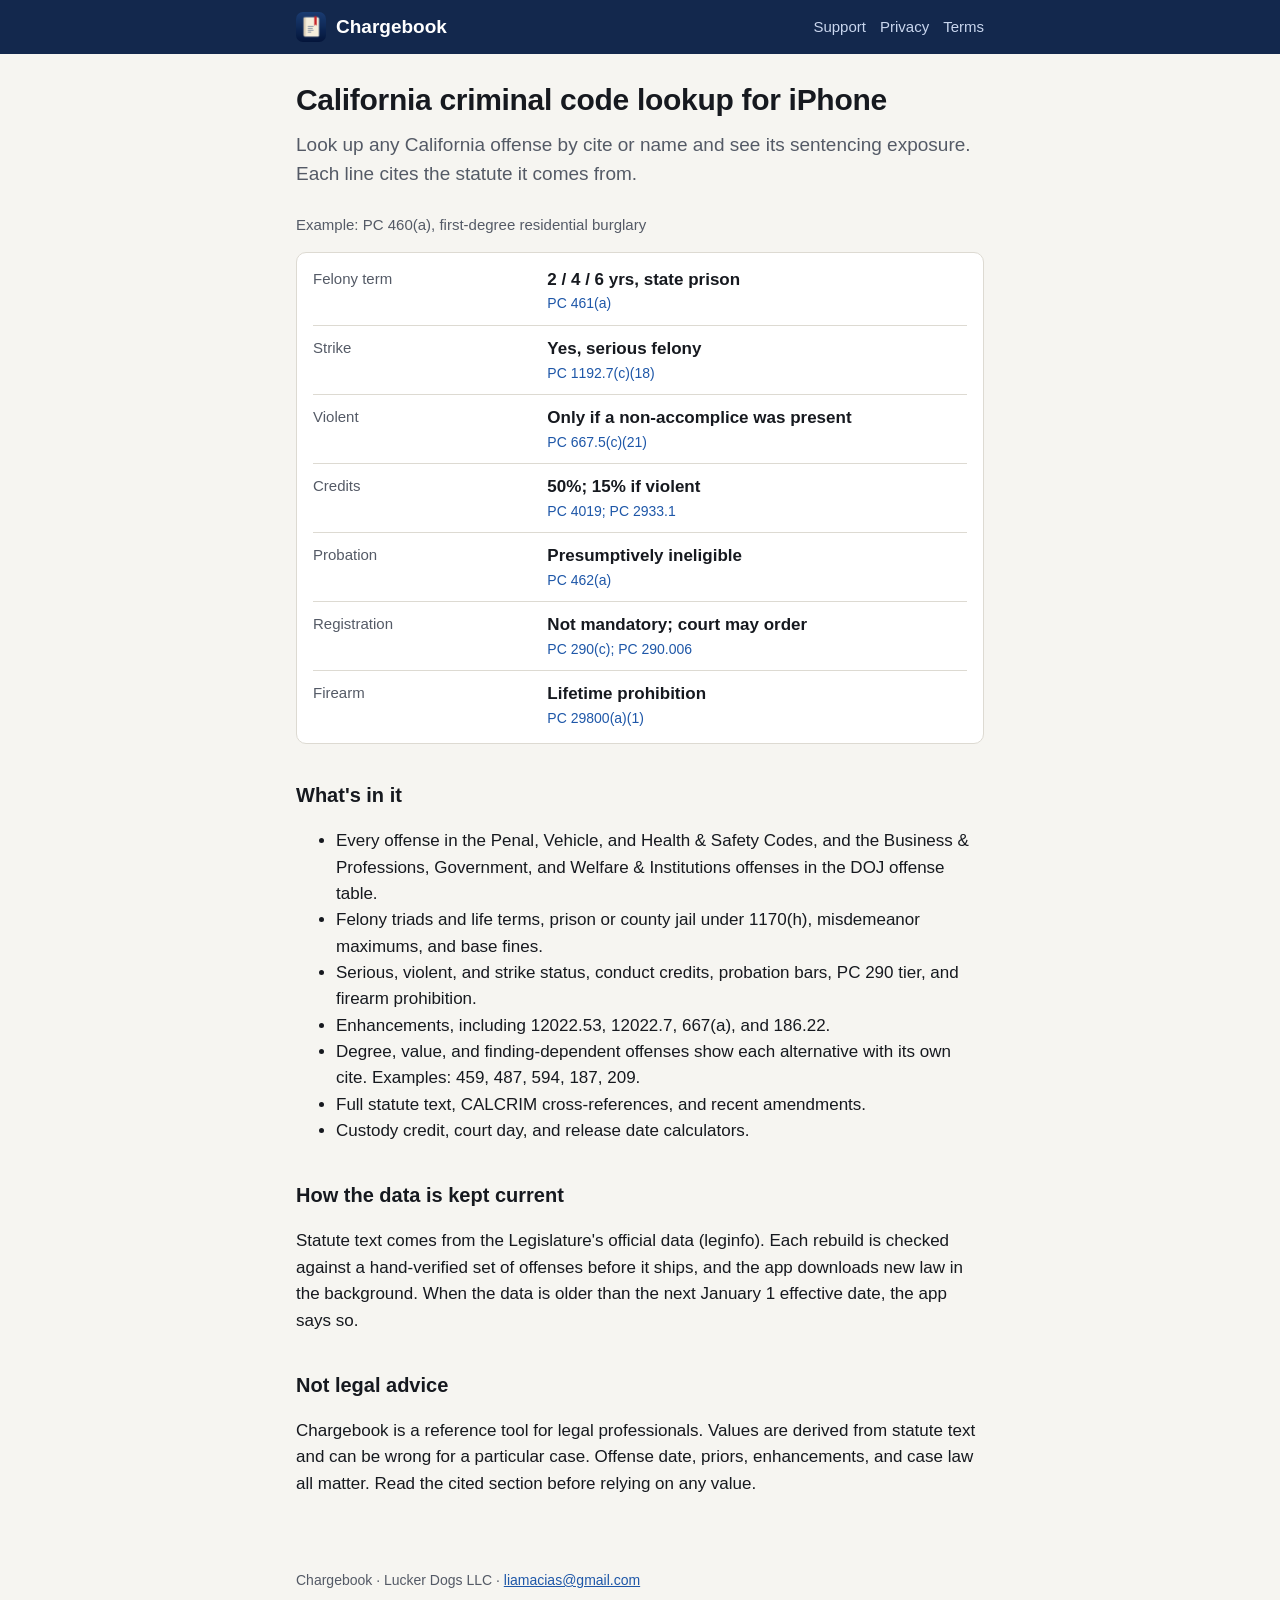
<file: index.html>
<!doctype html>
<html lang="en">
<head>
<meta charset="utf-8">
<meta name="viewport" content="width=device-width, initial-scale=1">
<title>Chargebook: California Penal Code Lookup</title>
<meta name="description" content="California criminal code reference for iPhone. Search any offense by cite or name: sentencing triad, prison or 1170(h), strike, credits, probation limits, PC 290 registration, firearm ban. Every line cites the statute.">
<link rel="icon" href="icon.png">
<link rel="apple-touch-icon" href="icon.png">
<link rel="stylesheet" href="style.css">
</head>
<body>
<header class="bar"><div class="in">
  <a class="brand" href="./"><img src="icon.png" alt="">Chargebook</a>
  <nav><a href="support/">Support</a><a href="privacy/">Privacy</a><a href="terms/">Terms</a></nav>
</div></header>
<main>
<h1>California criminal code lookup for iPhone</h1>
<p class="lede">Look up any California offense by cite or name and see its sentencing exposure. Each line cites the statute it comes from.</p>

<p class="muted">Example: PC 460(a), first-degree residential burglary</p>
<div class="card">
<dl class="rows">
  <div><dt>Felony term</dt><dd>2 / 4 / 6 yrs, state prison<span class="cite">PC 461(a)</span></dd></div>
  <div><dt>Strike</dt><dd>Yes, serious felony<span class="cite">PC 1192.7(c)(18)</span></dd></div>
  <div><dt>Violent</dt><dd>Only if a non-accomplice was present<span class="cite">PC 667.5(c)(21)</span></dd></div>
  <div><dt>Credits</dt><dd>50%; 15% if violent<span class="cite">PC 4019; PC 2933.1</span></dd></div>
  <div><dt>Probation</dt><dd>Presumptively ineligible<span class="cite">PC 462(a)</span></dd></div>
  <div><dt>Registration</dt><dd>Not mandatory; court may order<span class="cite">PC 290(c); PC 290.006</span></dd></div>
  <div><dt>Firearm</dt><dd>Lifetime prohibition<span class="cite">PC 29800(a)(1)</span></dd></div>
</dl>
</div>

<h2>What's in it</h2>
<ul>
  <li>Every offense in the Penal, Vehicle, and Health &amp; Safety Codes, and the Business &amp; Professions, Government, and Welfare &amp; Institutions offenses in the DOJ offense table.</li>
  <li>Felony triads and life terms, prison or county jail under 1170(h), misdemeanor maximums, and base fines.</li>
  <li>Serious, violent, and strike status, conduct credits, probation bars, PC 290 tier, and firearm prohibition.</li>
  <li>Enhancements, including 12022.53, 12022.7, 667(a), and 186.22.</li>
  <li>Degree, value, and finding-dependent offenses show each alternative with its own cite. Examples: 459, 487, 594, 187, 209.</li>
  <li>Full statute text, CALCRIM cross-references, and recent amendments.</li>
  <li>Custody credit, court day, and release date calculators.</li>
</ul>

<h2>How the data is kept current</h2>
<p>Statute text comes from the Legislature's official data (leginfo). Each rebuild is checked against a hand-verified set of offenses before it ships, and the app downloads new law in the background. When the data is older than the next January 1 effective date, the app says so.</p>

<h2>Not legal advice</h2>
<p>Chargebook is a reference tool for legal professionals. Values are derived from statute text and can be wrong for a particular case. Offense date, priors, enhancements, and case law all matter. Read the cited section before relying on any value.</p>
</main>
<footer>Chargebook · Lucker Dogs LLC · <a href="mailto:liamacias@gmail.com">liamacias@gmail.com</a></footer>
</body>
</html>
</file>
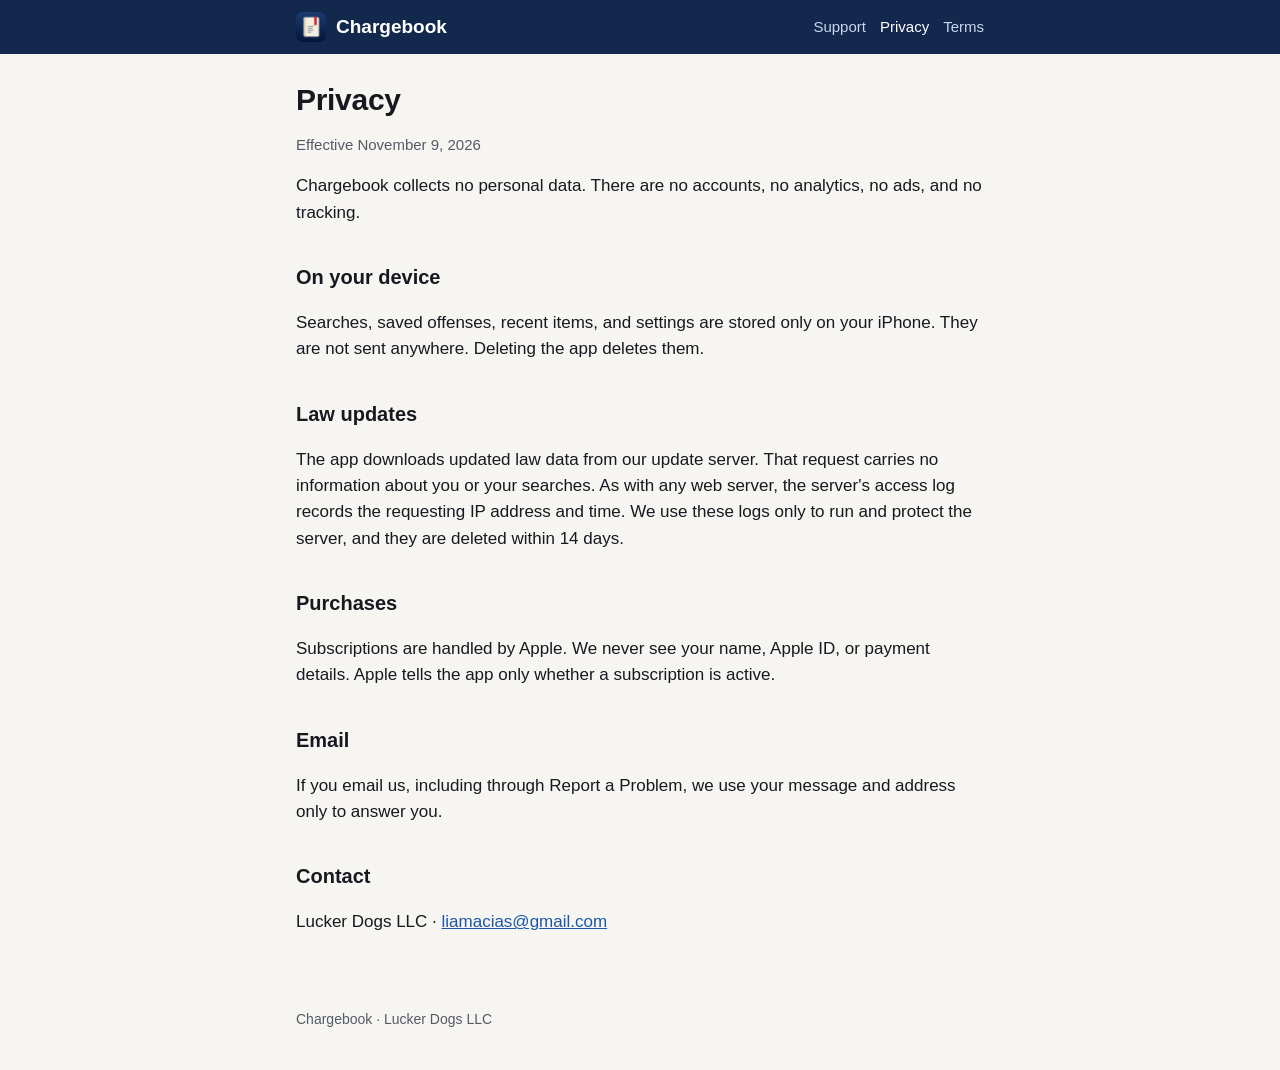
<file: privacy/index.html>
<!doctype html>
<html lang="en">
<head>
<meta charset="utf-8">
<meta name="viewport" content="width=device-width, initial-scale=1">
<title>Chargebook Privacy Policy</title>
<meta name="description" content="Chargebook collects no personal data. Saved offenses stay on your device.">
<link rel="icon" href="../icon.png">
<link rel="stylesheet" href="../style.css">
</head>
<body>
<header class="bar"><div class="in">
  <a class="brand" href="../"><img src="../icon.png" alt="">Chargebook</a>
  <nav><a href="../support/">Support</a><a href="./" aria-current="page">Privacy</a><a href="../terms/">Terms</a></nav>
</div></header>
<main>
<h1>Privacy</h1>
<p class="muted">Effective November 9, 2026</p>
<p>Chargebook collects no personal data. There are no accounts, no analytics, no ads, and no tracking.</p>

<h2>On your device</h2>
<p>Searches, saved offenses, recent items, and settings are stored only on your iPhone. They are not sent anywhere. Deleting the app deletes them.</p>

<h2>Law updates</h2>
<p>The app downloads updated law data from our update server. That request carries no information about you or your searches. As with any web server, the server's access log records the requesting IP address and time. We use these logs only to run and protect the server, and they are deleted within 14 days.</p>

<h2>Purchases</h2>
<p>Subscriptions are handled by Apple. We never see your name, Apple ID, or payment details. Apple tells the app only whether a subscription is active.</p>

<h2>Email</h2>
<p>If you email us, including through Report a Problem, we use your message and address only to answer you.</p>

<h2>Contact</h2>
<p>Lucker Dogs LLC · <a href="mailto:liamacias@gmail.com">liamacias@gmail.com</a></p>
</main>
<footer>Chargebook · Lucker Dogs LLC</footer>
</body>
</html>
</file>
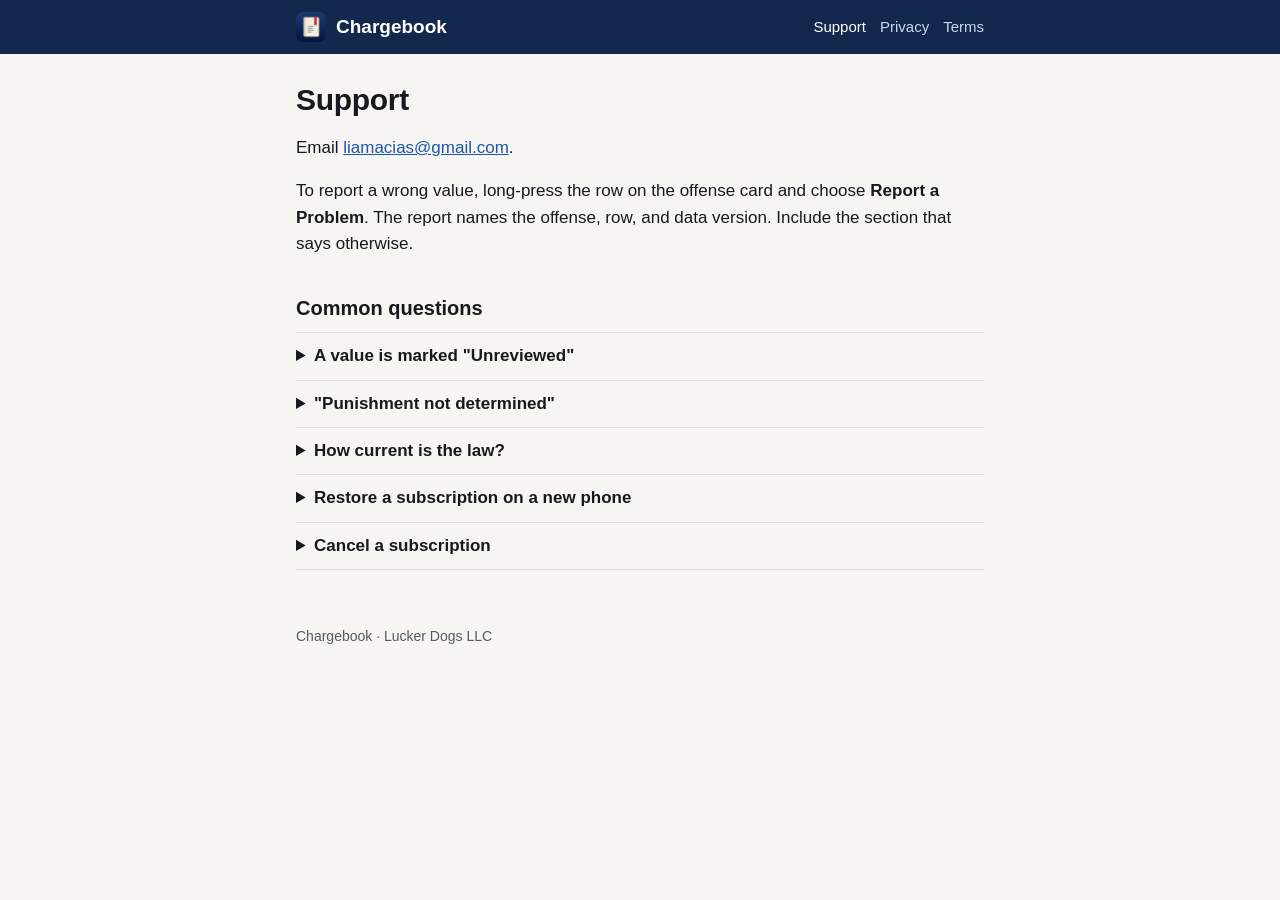
<file: support/index.html>
<!doctype html>
<html lang="en">
<head>
<meta charset="utf-8">
<meta name="viewport" content="width=device-width, initial-scale=1">
<title>Chargebook Support</title>
<meta name="description" content="Support for Chargebook, the California criminal code lookup app: report a data error, manage a subscription, content updates.">
<link rel="icon" href="../icon.png">
<link rel="stylesheet" href="../style.css">
</head>
<body>
<header class="bar"><div class="in">
  <a class="brand" href="../"><img src="../icon.png" alt="">Chargebook</a>
  <nav><a href="./" aria-current="page">Support</a><a href="../privacy/">Privacy</a><a href="../terms/">Terms</a></nav>
</div></header>
<main>
<h1>Support</h1>
<p>Email <a href="mailto:liamacias@gmail.com?subject=Chargebook">liamacias@gmail.com</a>.</p>
<p>To report a wrong value, long-press the row on the offense card and choose <b>Report a Problem</b>. The report names the offense, row, and data version. Include the section that says otherwise.</p>

<h2>Common questions</h2>
<details>
<summary>A value is marked "Unreviewed"</summary>
<p>It was derived automatically from statute text and hasn't been checked by an attorney yet. Read the cited section before relying on it.</p>
</details>
<details>
<summary>"Punishment not determined"</summary>
<p>The statute doesn't state a punishment that could be derived reliably. Tap the row to read the section.</p>
</details>
<details>
<summary>How current is the law?</summary>
<p>Settings and the bottom of every offense card show "Law current through" and the data version. The app checks for new data in the background. When a January 1 effective date passes without an update, a banner says the data may be out of date.</p>
</details>
<details>
<summary>Restore a subscription on a new phone</summary>
<p>Settings → Restore Purchases, signed in with the same Apple ID.</p>
</details>
<details>
<summary>Cancel a subscription</summary>
<p>iPhone Settings → your name → Subscriptions → Chargebook. Access continues to the end of the period you paid for.</p>
</details>
</main>
<footer>Chargebook · Lucker Dogs LLC</footer>
</body>
</html>
</file>
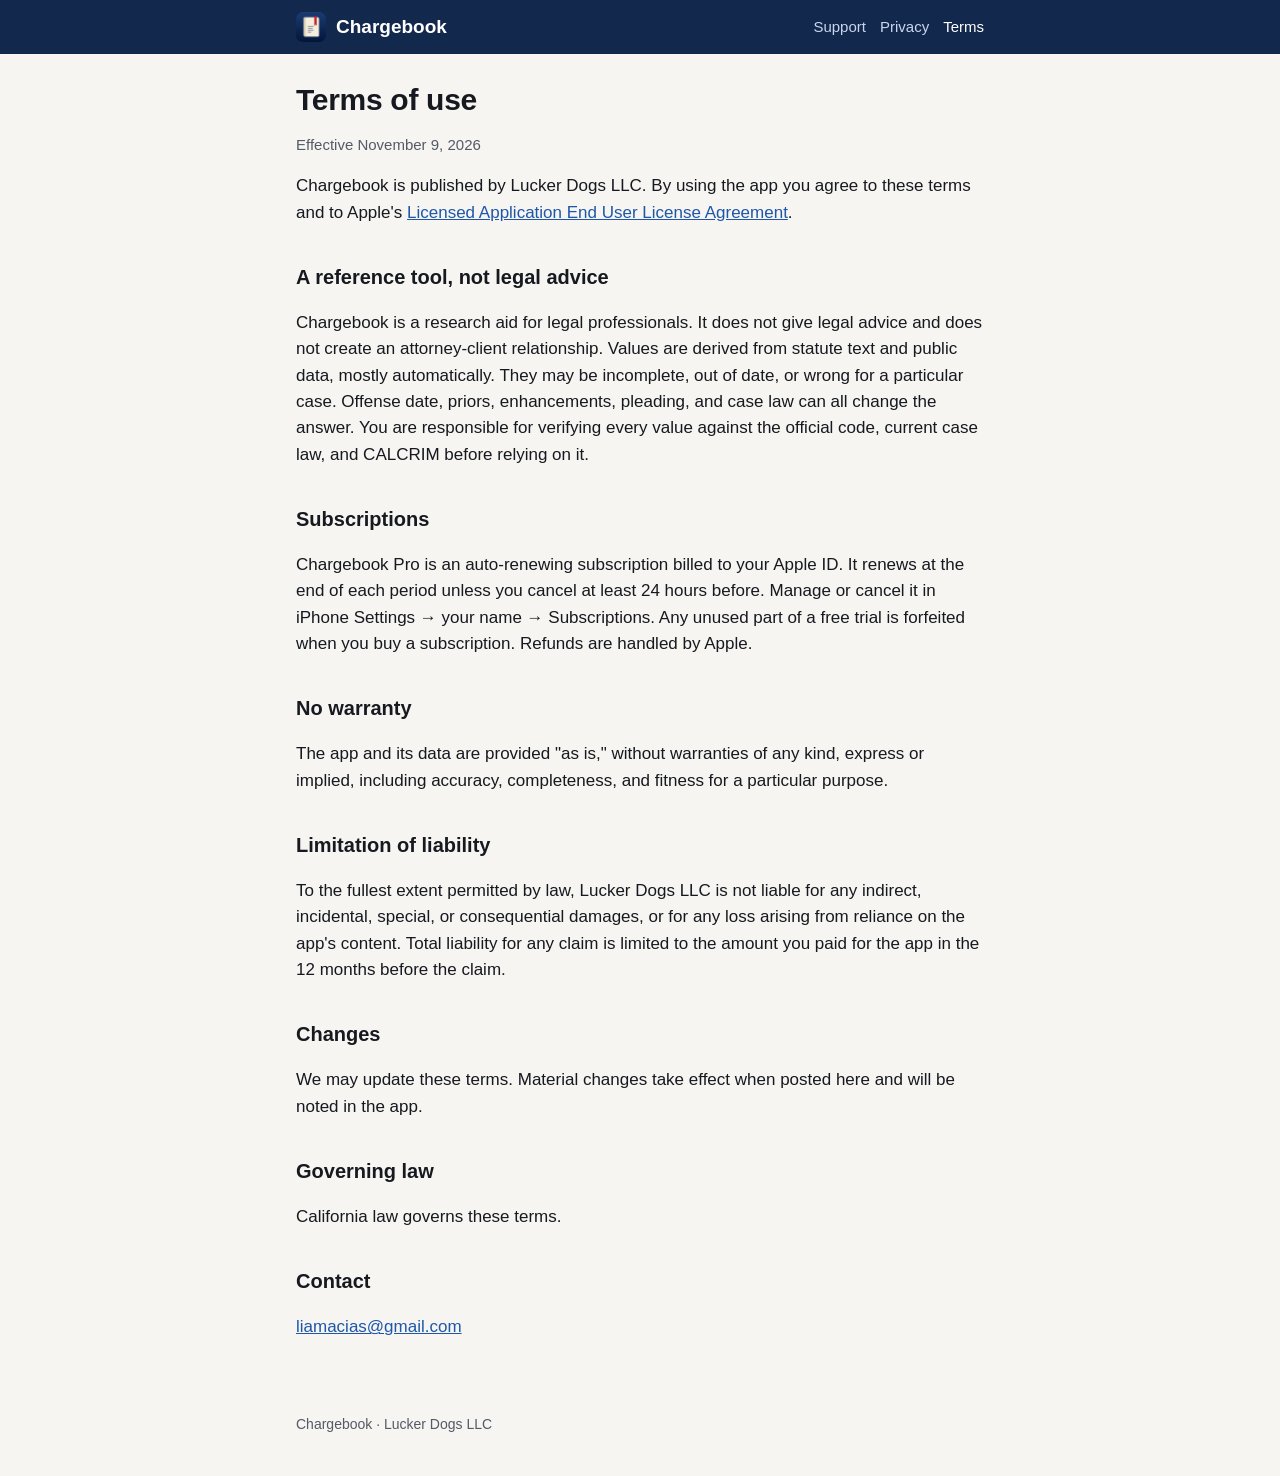
<file: terms/index.html>
<!doctype html>
<html lang="en">
<head>
<meta charset="utf-8">
<meta name="viewport" content="width=device-width, initial-scale=1">
<title>Chargebook Terms of Use</title>
<meta name="description" content="Terms of use for Chargebook, a California criminal code reference app.">
<link rel="icon" href="../icon.png">
<link rel="stylesheet" href="../style.css">
</head>
<body>
<header class="bar"><div class="in">
  <a class="brand" href="../"><img src="../icon.png" alt="">Chargebook</a>
  <nav><a href="../support/">Support</a><a href="../privacy/">Privacy</a><a href="./" aria-current="page">Terms</a></nav>
</div></header>
<main>
<h1>Terms of use</h1>
<p class="muted">Effective November 9, 2026</p>
<p>Chargebook is published by Lucker Dogs LLC. By using the app you agree to these terms and to Apple's <a href="https://www.apple.com/legal/internet-services/itunes/dev/stdeula/">Licensed Application End User License Agreement</a>.</p>

<h2>A reference tool, not legal advice</h2>
<p>Chargebook is a research aid for legal professionals. It does not give legal advice and does not create an attorney-client relationship. Values are derived from statute text and public data, mostly automatically. They may be incomplete, out of date, or wrong for a particular case. Offense date, priors, enhancements, pleading, and case law can all change the answer. You are responsible for verifying every value against the official code, current case law, and CALCRIM before relying on it.</p>

<h2>Subscriptions</h2>
<p>Chargebook Pro is an auto-renewing subscription billed to your Apple ID. It renews at the end of each period unless you cancel at least 24 hours before. Manage or cancel it in iPhone Settings → your name → Subscriptions. Any unused part of a free trial is forfeited when you buy a subscription. Refunds are handled by Apple.</p>

<h2>No warranty</h2>
<p>The app and its data are provided "as is," without warranties of any kind, express or implied, including accuracy, completeness, and fitness for a particular purpose.</p>

<h2>Limitation of liability</h2>
<p>To the fullest extent permitted by law, Lucker Dogs LLC is not liable for any indirect, incidental, special, or consequential damages, or for any loss arising from reliance on the app's content. Total liability for any claim is limited to the amount you paid for the app in the 12 months before the claim.</p>

<h2>Changes</h2>
<p>We may update these terms. Material changes take effect when posted here and will be noted in the app.</p>

<h2>Governing law</h2>
<p>California law governs these terms.</p>

<h2>Contact</h2>
<p><a href="mailto:liamacias@gmail.com">liamacias@gmail.com</a></p>
</main>
<footer>Chargebook · Lucker Dogs LLC</footer>
</body>
</html>
</file>
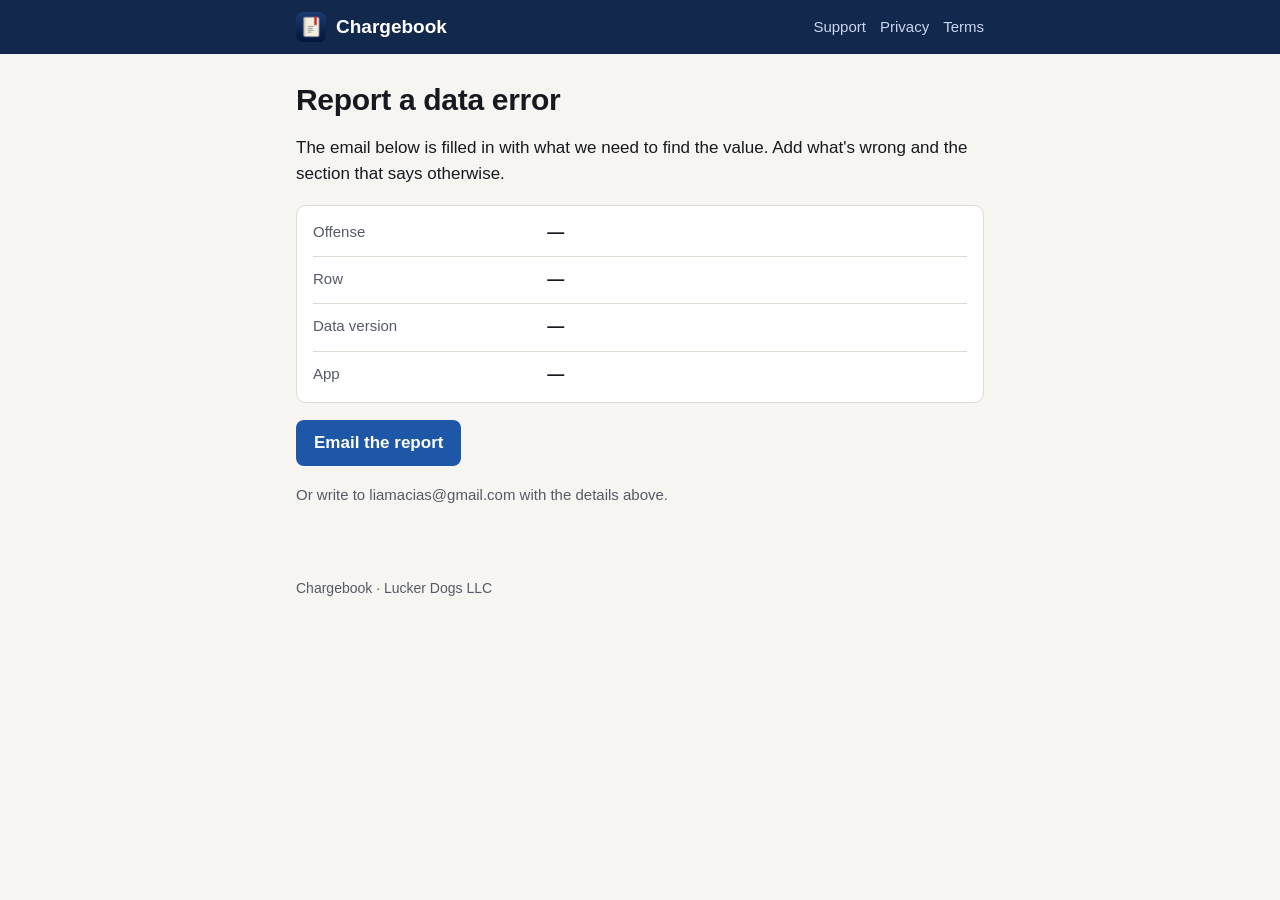
<file: support/report/index.html>
<!doctype html>
<html lang="en">
<head>
<meta charset="utf-8">
<meta name="viewport" content="width=device-width, initial-scale=1">
<title>Report a Data Error</title>
<meta name="description" content="Report a wrong value in Chargebook.">
<meta name="robots" content="noindex">
<link rel="icon" href="../../icon.png">
<link rel="stylesheet" href="../../style.css">
</head>
<body>
<header class="bar"><div class="in">
  <a class="brand" href="../../"><img src="../../icon.png" alt="">Chargebook</a>
  <nav><a href="../">Support</a><a href="../../privacy/">Privacy</a><a href="../../terms/">Terms</a></nav>
</div></header>
<main>
<h1>Report a data error</h1>
<p>The email below is filled in with what we need to find the value. Add what's wrong and the section that says otherwise.</p>
<div class="card">
<dl class="rows" id="fields">
  <div><dt>Offense</dt><dd id="offense">—</dd></div>
  <div><dt>Row</dt><dd id="attribute">—</dd></div>
  <div><dt>Data version</dt><dd id="content">—</dd></div>
  <div><dt>App</dt><dd id="app">—</dd></div>
</dl>
</div>
<p><a class="button" id="send" href="mailto:liamacias@gmail.com?subject=Chargebook%20data%20report">Email the report</a></p>
<p class="muted">Or write to liamacias@gmail.com with the details above.</p>
</main>
<footer>Chargebook · Lucker Dogs LLC</footer>
<script>
(function () {
  var q = new URLSearchParams(location.search);
  var keys = ["offense", "attribute", "content", "app"];
  var lines = [];
  keys.forEach(function (k) {
    var v = (q.get(k) || "").slice(0, 200);
    if (v) {
      document.getElementById(k).textContent = v;
      lines.push(k + ": " + v);
    }
  });
  var subject = "Chargebook data report" + (q.get("offense") ? ": " + q.get("offense").slice(0, 80) : "");
  var body = lines.join("\n") + "\n\nWhat's wrong:\n\nSection that says otherwise:\n";
  document.getElementById("send").href = "mailto:liamacias@gmail.com?subject=" +
    encodeURIComponent(subject) + "&body=" + encodeURIComponent(body);
})();
</script>
</body>
</html>
</file>
<file: style.css>
:root {
  --bg: #f6f5f1;
  --card: #ffffff;
  --ink: #16191f;
  --ink-2: #545a66;
  --rule: #dddad2;
  --accent: #1e57a8;
  --navy: #13284d;
  --mark: #c8312f;
}
@media (prefers-color-scheme: dark) {
  :root:not([data-theme="light"]) {
    --bg: #0f1218;
    --card: #171b23;
    --ink: #e9ebef;
    --ink-2: #a3a9b5;
    --rule: #2a303b;
    --accent: #6f9cf0;
    --navy: #0b1426;
    --mark: #e2554f;
  }
}
:root[data-theme="dark"] {
  --bg: #0f1218;
  --card: #171b23;
  --ink: #e9ebef;
  --ink-2: #a3a9b5;
  --rule: #2a303b;
  --accent: #6f9cf0;
  --navy: #0b1426;
  --mark: #e2554f;
}
* { box-sizing: border-box; }
html { -webkit-text-size-adjust: 100%; }
body {
  margin: 0;
  background: var(--bg);
  color: var(--ink);
  font: 17px/1.55 -apple-system, BlinkMacSystemFont, "Segoe UI", Helvetica, Arial, sans-serif;
}
a { color: var(--accent); }
header.bar { background: var(--navy); }
header.bar .in {
  max-width: 720px;
  margin: 0 auto;
  padding: 12px 16px;
  display: flex;
  align-items: center;
  gap: 16px;
  flex-wrap: wrap;
}
header.bar a.brand {
  display: inline-flex;
  align-items: center;
  gap: 10px;
  color: #fff;
  text-decoration: none;
  font-weight: 700;
  font-size: 19px;
}
header.bar a.brand img { width: 30px; height: 30px; border-radius: 7px; }
header.bar nav { margin-left: auto; display: flex; gap: 14px; }
header.bar nav a { color: #c9d6ee; text-decoration: none; font-size: 15px; }
header.bar nav a:hover, header.bar nav a[aria-current] { color: #fff; }
main { max-width: 720px; margin: 0 auto; padding: 28px 16px 56px; }
h1 { font-size: 30px; line-height: 1.2; margin: 0 0 12px; letter-spacing: -0.01em; }
h2 { font-size: 20px; margin: 36px 0 8px; }
p, li { color: var(--ink); }
.lede { font-size: 19px; color: var(--ink-2); margin: 0 0 24px; }
.muted { color: var(--ink-2); font-size: 15px; }
.card {
  background: var(--card);
  border: 1px solid var(--rule);
  border-radius: 10px;
  padding: 4px 16px;
  margin: 16px 0;
}
dl.rows { margin: 0; }
dl.rows div {
  display: grid;
  grid-template-columns: minmax(110px, 34%) 1fr;
  gap: 12px;
  padding: 10px 0;
  border-bottom: 1px solid var(--rule);
}
dl.rows div:last-child { border-bottom: 0; }
dl.rows dt { color: var(--ink-2); font-size: 15px; }
dl.rows dd { margin: 0; font-weight: 600; }
dl.rows dd .cite { display: block; font-weight: 400; color: var(--accent); font-size: 14px; }
details { border-top: 1px solid var(--rule); padding: 10px 0; }
details:last-of-type { border-bottom: 1px solid var(--rule); }
summary { cursor: pointer; font-weight: 600; }
.button {
  display: inline-block;
  background: var(--accent);
  color: #fff;
  text-decoration: none;
  font-weight: 600;
  padding: 10px 18px;
  border-radius: 8px;
}
code { font: 14px ui-monospace, SFMono-Regular, Menlo, monospace; overflow-wrap: anywhere; }
footer { max-width: 720px; margin: 0 auto; padding: 0 16px 40px; color: var(--ink-2); font-size: 14px; }
@media (max-width: 480px) {
  h1 { font-size: 25px; }
  header.bar nav { margin-left: 0; width: 100%; }
  dl.rows div { grid-template-columns: 1fr; gap: 2px; }
}
</file>
